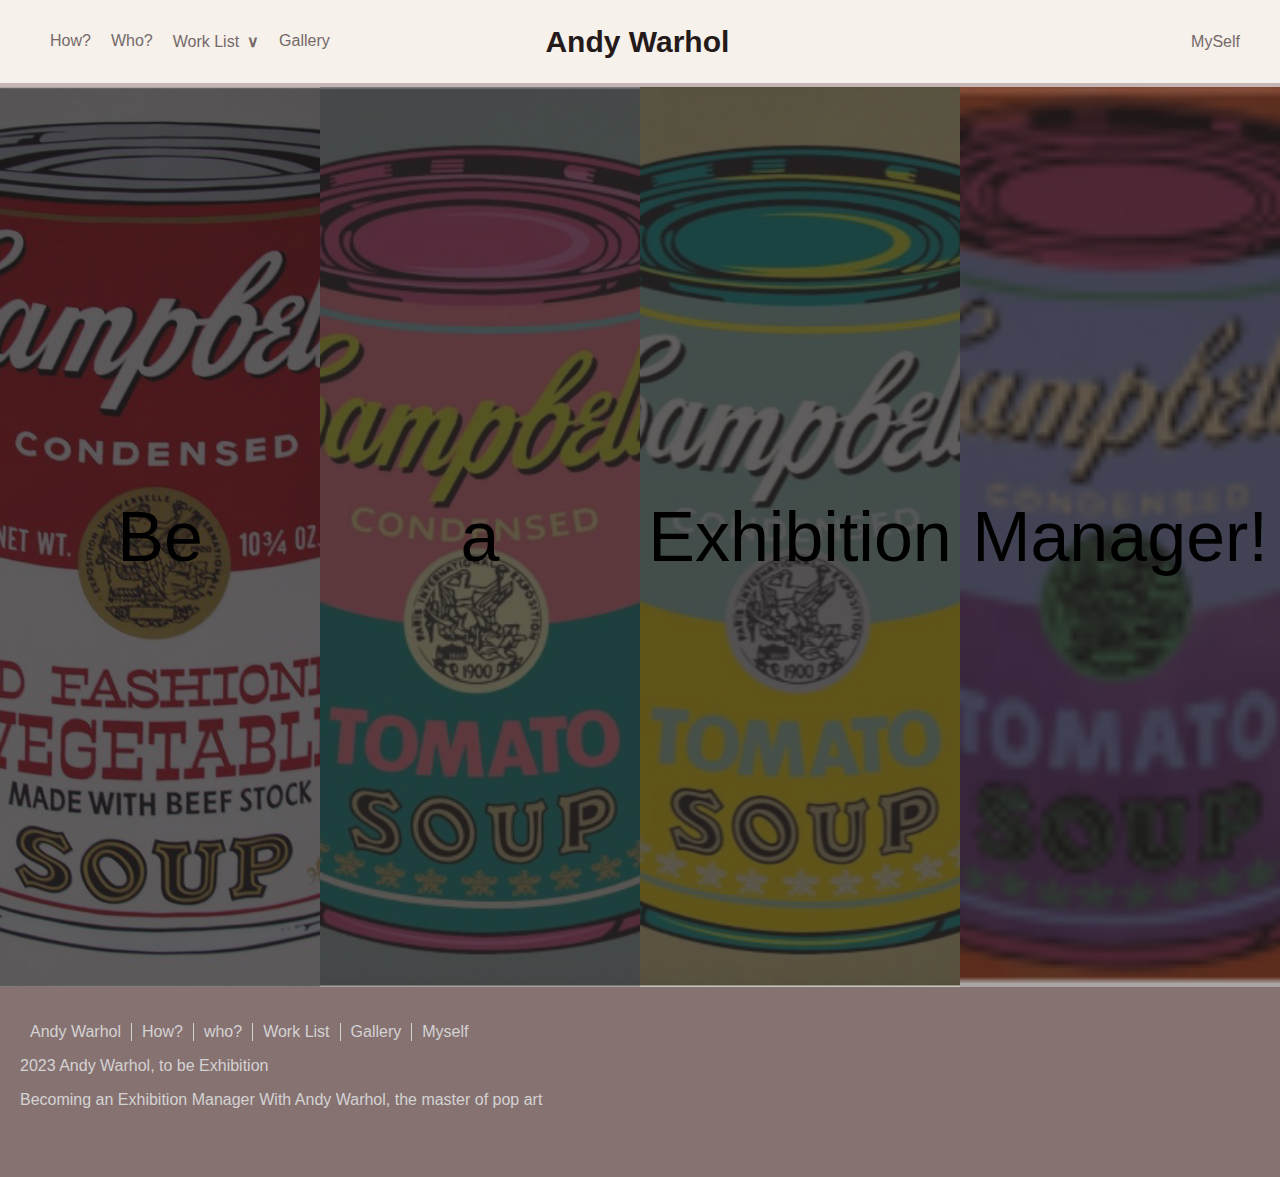
<file: index.html>
<!DOCTYPE html>
<html lang="en">
<head>
    <meta charset="UTF-8">
    <meta http-equiv="X-UA-Compatible" content="IE=edge">
    <meta name="viewport" content="width=device-width, initial-scale=1.0">
    <title>Middle_test</title>
    <link href="style.css" rel="stylesheet">
</head>
<body>
    <header>
        <span class="title">
            <ul>
                <li><a href="mid_test_how.html">How?</a>
                </li>
                <li><a href="mid_test_who.html">Who?</a>
                </li>
                
                <li class="has-menu"><a href="mid_test_work.html">Work List</a>
                    <ul class="sub-menu">
                        <li><a href="mid_test_gallery.html#slide1">Campbell Soup</a></li>
                        <li><a href="mid_test_gallery.html#slide2">Banana</a></li>
                        <li><a href="mid_test_gallery.html#slide3">John Lennon</a></li>
                        <li><a href="mid_test_gallery.html#slide4">Coca-Cola</a></li>
                    </ul>
                </li>
                <li><a href="mid_test_gallery.html">Gallery</a></li>

            </ul>
        </span>
        <span class="logo"><a href="index.html">Andy Warhol</a></span>
        <span class="nav-left"><a href="mid_test_myself.html">MySelf</a></span>
    </header>

    <section id="content1">
        <ul class="card_animation">
            <li>Be</li>
            <li>a</li>
            <li>Exhibition</li>
            <li>Manager!</li>
        </ul>
    </section>
    
    <footer>
        <div id="footer_left">
            <ul>
                <li>Andy Warhol</li>
                <li>How?</li>
                <li>who?</li>
                <li>Work List</li>
                <li>Gallery</li>
                <li>Myself</li>
            </ul>
            <p>2023 Andy Warhol, to be Exhibition</p>
            <p>
                Becoming an Exhibition Manager
                With Andy Warhol, the master of pop art
            </p>
        </div>

        <div id="footer_right">
            <ul>

            </ul>
        </div>
    </footer>
</body>
</html>
</file>
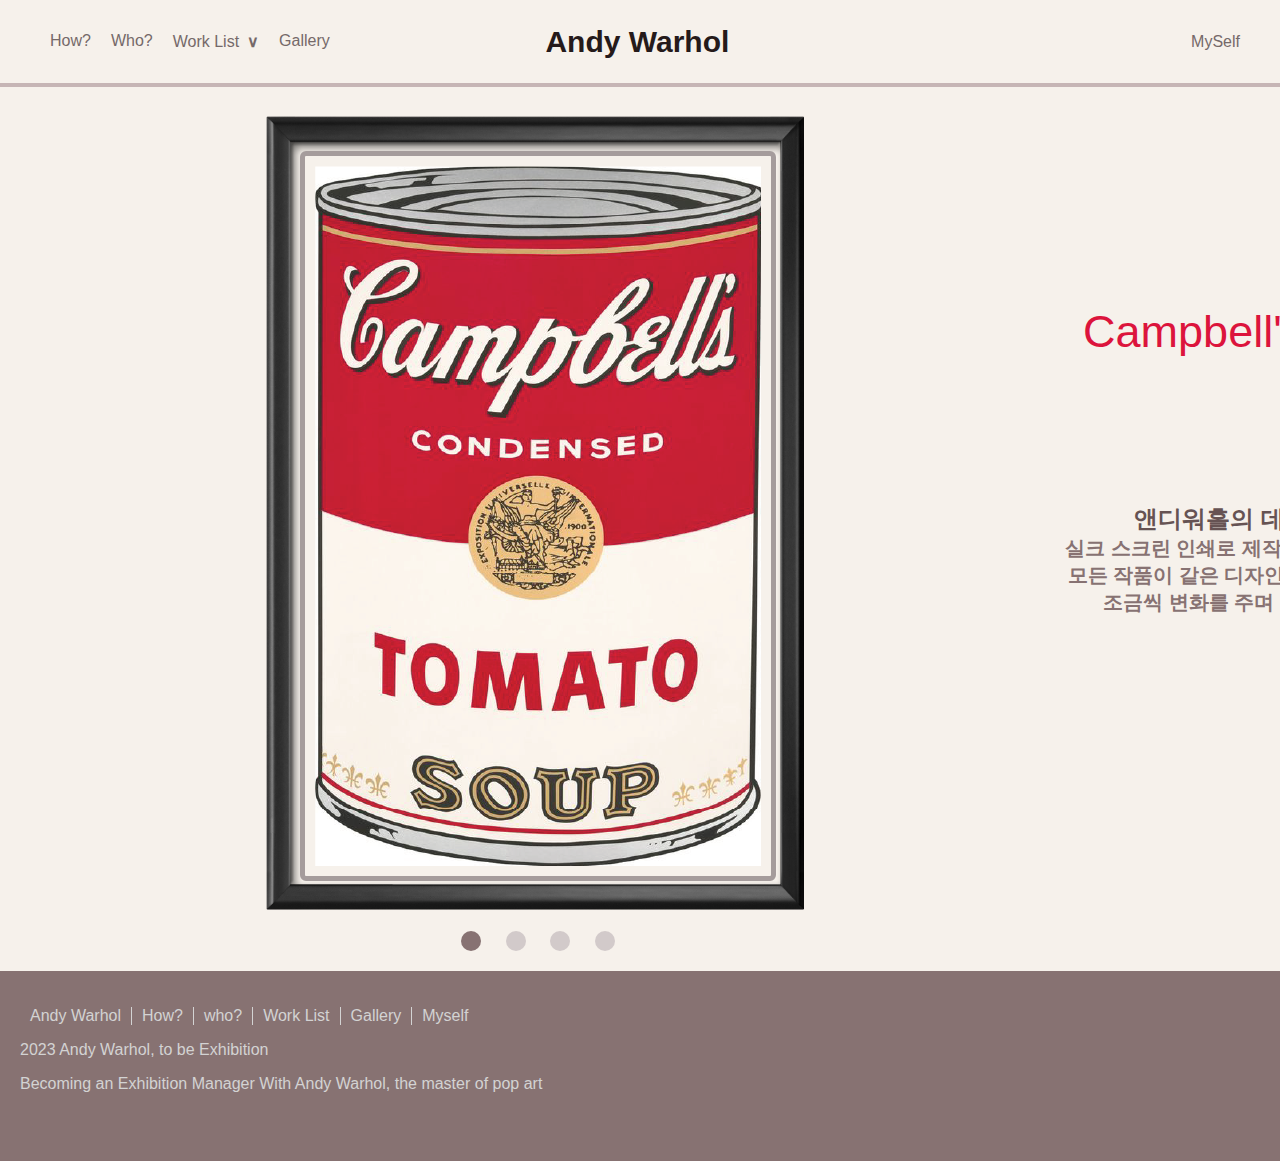
<file: mid_test_gallery.html>
<!DOCTYPE html>
<html lang="en">
<head>
    <meta charset="UTF-8">
    <meta http-equiv="X-UA-Compatible" content="IE=edge">
    <meta name="viewport" content="width=device-width, initial-scale=1.0">
    <title>Middle_test_gallery</title>
    <link href="style_gallery.css" rel="stylesheet">
</head>
<body>
    <header>
        <span class="title">
            <ul>
                <li><a href="mid_test_how.html">How?</a>
                </li>
                <li><a href="mid_test_who.html">Who?</a>
                </li>
                <li class="has-menu"><a href="mid_test_work.html">Work List</a>
                    <ul class="sub-menu">
                        <li><a href="mid_test_gallery.html#slide1:">Campbell Soup</a></li>
                        <li><a href="mid_test_gallery.html#slide2">Banana</a></li>
                        <li><a href="mid_test_gallery.html#slide3">John Lennon</a></li>
                        <li><a href="mid_test_gallery.html#slide4">Coca-Cola</a></li>
                    </ul>
                </li>
                <li><a href="mid_test_gallery.html">Gallery</a></li>

            </ul>
        </span>
        <span class="logo"><a href="index.html">Andy Warhol</a></span>
        <span class="nav-left"><a href="mid_test_myself.html">MySelf</a></span>
    </header>
    <div id="frame"><img src="Image/frame.png" width="620px" height="900px"></div>
    <div id="slider">
        <input type="radio" name="slider" id="slide1" checked>
        <input type="radio" name="slider" id="slide2">
        <input type="radio" name="slider" id="slide3">
        <input type="radio" name="slider" id="slide4">
        <div id="slides">
        <div id="overflow">
            <div class="inner">
                <div class="slide slide_1">
                    <div class="slide-content">
                    <h2>Cambell Soup</h2>
                    </div>
                </div>
                <div class="slide slide_2">
                    <div class="slide-content">
                    <h2>Banana</h2>
                    
                    </div>
                </div>
                <div class="slide slide_3">
                    <div class="slide-content">
                    <h2>John Lennon</h2>
                    </div>
                </div>
                <div class="slide slide_4">
                    <div class="slide-content">
                    <h2>Coca-Cola</h2>
                    </div>
                </div>
            </div>
        </div>
        </div>


        <div id="slider_content">
        <div id="slides_content">
            <div id="overflow_content">
                <div id="inner_content">
                    <div class="slide slide_content_1">
                        <div class="slide-content_content">
                        <p>Campbell's Soup Can</p>
                        <h4><span class="desc">앤디워홀의 데뷔작인 캠벨 스프</span><br/>
                                실크 스크린 인쇄로 제작을 해, 대량 생산이 가능했다.<br/>
                                모든 작품이 같은 디자인으로 제작 되있는 것이 아닌,<br/>
                                조금씩 변화를 주며 여러 버전으로 만들었다.
                        </h4>
                        </div>
                    </div>
                    <div class="slide slide_content_2">
                        <div class="slide-content_content">
                        <p>Banana</p>
                        <h4><span class="desc">1967년 발매된 벨벳 언더그라운드의 데뷔 앨범 커버</span><br/>
                            바나나 또한 실크 스크린 인쇄로 제작을 했다.<br/>
                            LP 커버의 바나나는 껍질을 벗길 수 있는 스티커 형식이며,<br/>
                            스티커를 떼어내면 바나나의 분홍색 속살이 나온다.
                        </h4>
                        </div>
                    </div>                
                    <div class="slide slide_content_3">
                        <div class="slide-content_content">
                        <p>John Lennon</p>
                        <h4><span class="desc">앤디 워홀이 제작한 존 레논의 자켓 디자인</span><br/>
                            앤디 워홀은 존 레논의 얼굴을 팝 아트의 스타일로 그렸디.<br/>
                            존 레논의 얼굴을 큰 화면에 그리고,<br/>
                            색상을 강조하여 미국문화와 대중문화의 상징적인 인물로 표현했습니다.
                        </h4>
                        </div>
                    </div>                
                    <div class="slide slide_content_4">
                        <div class="slide-content_content">
                        <p>Green Coca-Cola Bottles</p>
                        <h4><span class="desc">코카콜라병의 아이코닉한 디자인을 강조</span><br/>
                            대중문화의 상징적인 제품인 코카콜라를 예술 작품으로서 재해석한 것으로, <br/>
                            팝 아트의 대표작 중 하나로 평가받고 있다.<br/>
                            대중문화와 예술이 상호작용할 수 있는 방법을 탐구한 결과물로 평가받는다.
                        </h4>
                        </div>
                    </div>
                </div>
            </div>
        </div>
    </div>

        
        
        
        
        
        <div id="controls">
        <label for="slide1"></label>
        <label for="slide2"></label>
        <label for="slide3"></label>
        <label for="slide4"></label>
        </div>
        <div id="bullets">
        <label for="slide1"></label>
        <label for="slide2"></label>
        <label for="slide3"></label>
        <label for="slide4"></label>
        </div>
    </div>
    <footer>
        <div id="footer_left">
            <ul>
                <li>Andy Warhol</li>
                <li>How?</li>
                <li>who?</li>
                <li>Work List</li>
                <li>Gallery</li>
                <li>Myself</li>
            </ul>
            <p>2023 Andy Warhol, to be Exhibition</p>
            <p>
                Becoming an Exhibition Manager
                With Andy Warhol, the master of pop art
            </p>
        </div>

        <div id="footer_right">
            <ul>

            </ul>
        </div>
    </footer>
</body>
</html>
</file>
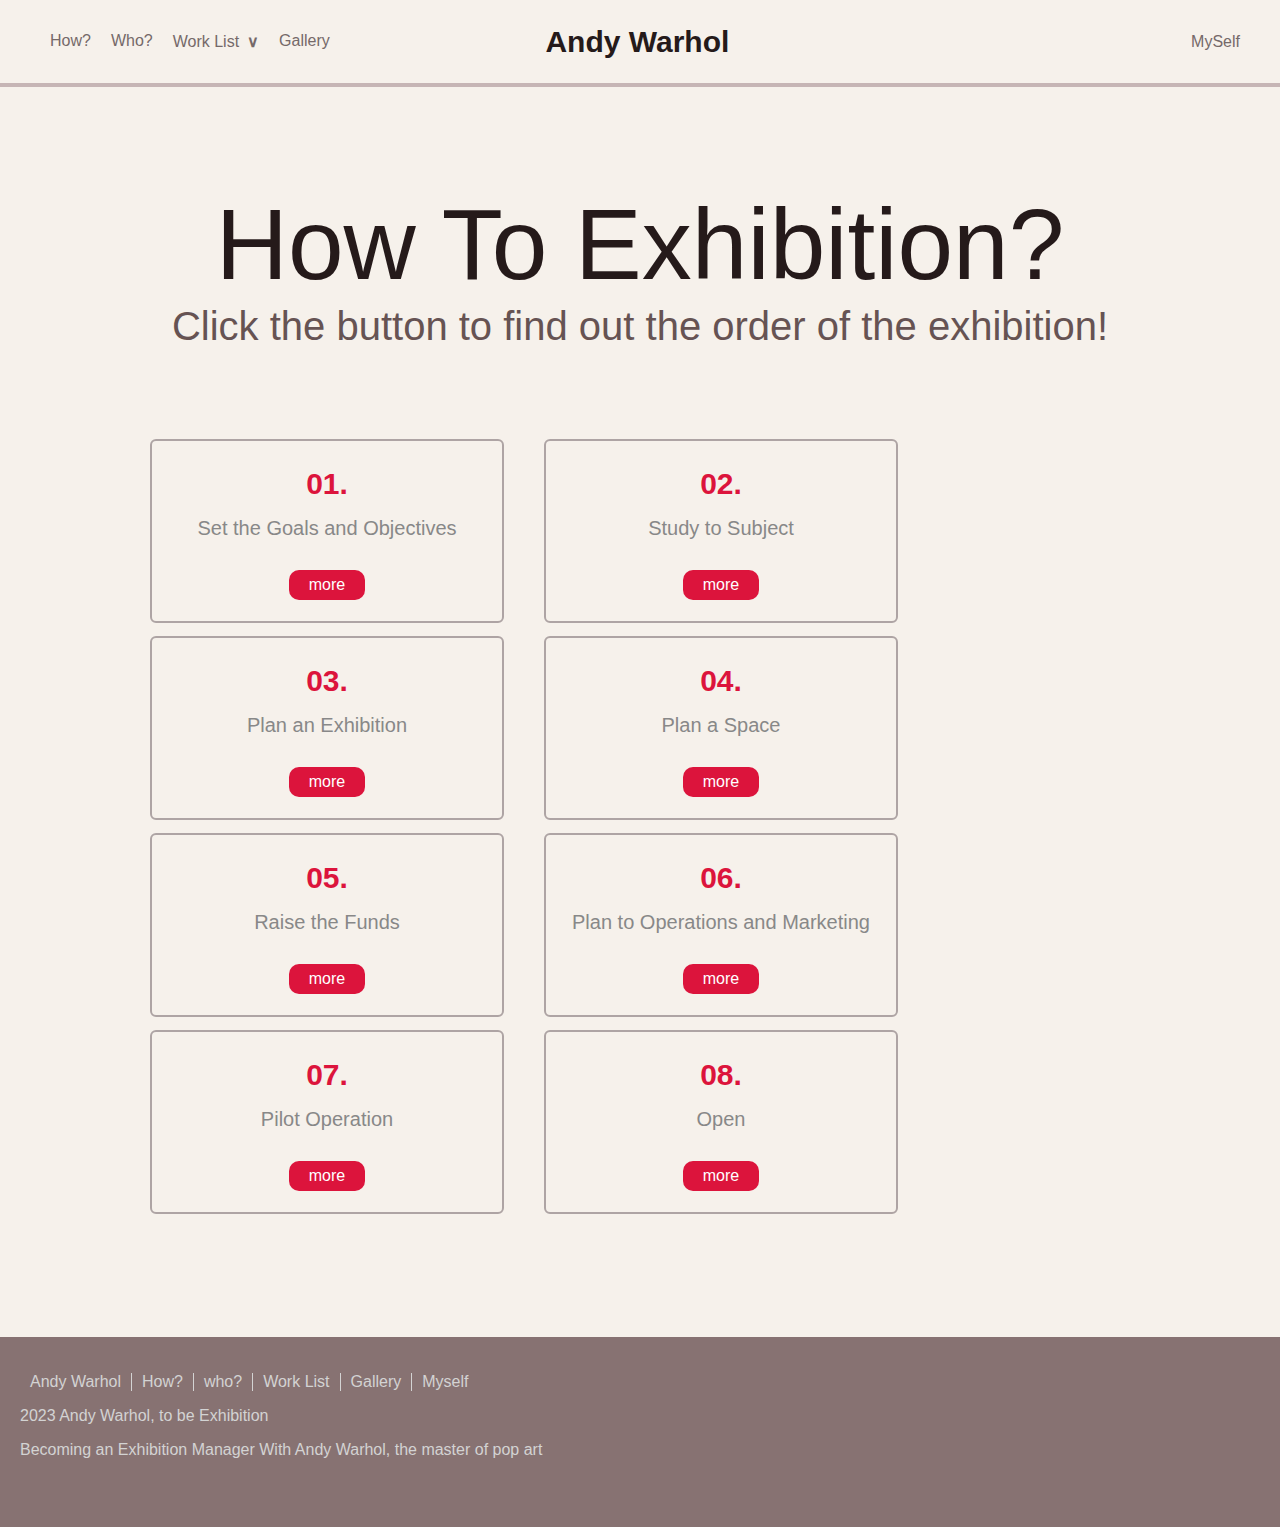
<file: mid_test_how.html>
<!DOCTYPE html>
<html lang="en">
<head>
    <meta charset="UTF-8">
    <meta http-equiv="X-UA-Compatible" content="IE=edge">
    <meta name="viewport" content="width=device-width, initial-scale=1.0">
    <title>Middle_test_how</title>
    <link href="style_how.css" rel="stylesheet">

</head>
<body>
    <header>
        <span class="title">
            <ul>
                <li><a href="mid_test_how.html">How?</a>
                </li>
                <li><a href="mid_test_who.html">Who?</a>
                </li>
                <li class="has-menu"><a href="mid_test_work.html">Work List</a>
                    <ul class="sub-menu">
                        <li><a href="mid_test_gallery.html#slide1">Campbell Soup</a></li>
                        <li><a href="mid_test_gallery.html#slide2">Banana</a></li>
                        <li><a href="mid_test_gallery.html#slide3">John Lennon</a></li>
                        <li><a href="mid_test_gallery.html#slide4">Coca-Cola</a></li>
                    </ul>
                </li>
                <li><a href="mid_test_gallery.html">Gallery</a></li>

            </ul>
        </span>
        <span class="logo"><a href="index.html">Andy Warhol</a></span>
        <span class="nav-left"><a href="mid_test_myself.html">MySelf</a></span>
    </header>


    <section id="content1">
        <h1>How To Exhibition?</h1>
        <h2>Click the button to find out the order of the exhibition!</h2>
    </section>
    <section id="content2">
        <div id="card">
            <ul class="item">
                <li class="subject">01.</li>
                <li class="comment">Set the Goals and Objectives</li>
                <li class="price">
                    <input type="checkbox" id="popup">
                    <label for="popup">more</label>
                    <div id="pop">
                        <div>
                            <div><span>목표와 목적 설정</span><br/><br/><br/>
                                박물관을 만드는 이유와 목적을 설정<br/>
                                박물관의 주제를 선정하고 관람객들에게 전달하고자 하는 메시지와 교육적 목표를 설정
                            </div>
                            <label for="popup"></label>
                        </div>
                    <label for="popup"></label>
                    </div>
                </li>
            </ul>
            <ul class="item">
                <li class="subject">02.</li>
                <li class="comment">Study to Subject</li>
                <li class="price">
                    <input type="checkbox" id="popup2">
                    <label for="popup2">more</label>
                    <div id="pop">
                        <div>
                            <div><span>대상 연구</span><br/><br/><br/>
                                박물관에서 전시할 적합한 대상을 찾기 위해 조사를 진행<br/>
                                주제와 연관된 특정 시기나 지역, 인물 등의 대상을 선정하여 대상의 정보 수집                            
                            </div>
                            <label for="popup2"></label>
                        </div>
                    <label for="popup2"></label>
                    </div>
                </li>
            </ul>
            <ul class="item">
                <li class="subject">03.</li>
                <li class="comment">Plan an Exhibition</li>
                <li class="price">
                    <input type="checkbox" id="popup3">
                    <label for="popup3">more</label>
                    <div id="pop">
                        <div>
                            <div><span>전시 계획</span><br/><br/><br/>
                                박물관에서 전시할 내용을 계획<br/>
                                대상과 연관된 다양한 정보를 수집하여 전시물의 종류와 크기, 배치 등을 계획                            
                            </div>
                            <label for="popup3"></label>
                        </div>
                    <label for="popup3"></label>
                    </div>
                </li>
            </ul>
            <ul class="item">
                <li class="subject">04.</li>
                <li class="comment">Plan a Space</li>
                <li class="price">
                    <input type="checkbox" id="popup4">
                    <label for="popup4">more</label>
                    <div id="pop">
                        <div>
                            <div><span>공간 계획</span><br/><br/><br/>
                                전시물의 내용과 종류에 맞게 공간을 계획<br/>
                                전시물의 배치와 크기, 관람객들의 이동 경로 등을 고려                            
                            </div>
                            <label for="popup4"></label>
                        </div>
                    <label for="popup4"></label>
                    </div>
                </li>
            </ul>
            <ul class="item">
                <li class="subject">05.</li>
                <li class="comment">Raise the Funds</li>
                <li class="price">
                    <input type="checkbox" id="popup5">
                    <label for="popup5">more</label>
                    <div id="pop">
                        <div>
                            <div><span>자금 조달</span><br/><br/><br/>
                                박물관 구축에 필요한 자금을 조달<br/>
                                정부, 재단, 기업 등과 같은 기관과 협력하여 자금을 조달하거나, 기부금을 모집하는 방법을 활용                            
                            </div>
                            <label for="popup5"></label>
                        </div>
                    <label for="popup5"></label>
                    </div>
                </li>
            </ul>
            <ul class="item">
                <li class="subject">06.</li>
                <li class="comment">Plan to Operations and Marketing </li>
                <li class="price">
                    <input type="checkbox" id="popup6">
                    <label for="popup6">more</label>
                    <div id="pop">
                        <div>
                            <div><span>운영 및 마케팅 계획</span><br/><br/><br/>
                                박물관 운영에 필요한 인력과 시설, 시스템 등을 계획<br/>
                                마케팅 전략을 수립하여 효과적인 홍보와 마케팅을 통해 관람객들의 방문을 유도
                            </div>
                            <label for="popup6"></label>
                        </div>
                    <label for="popup6"></label>
                    </div>
                </li>
            </ul>
            <ul class="item">
                <li class="subject">07.</li>
                <li class="comment">Pilot Operation</li>
                <li class="price">
                    <input type="checkbox" id="popup7">
                    <label for="popup7">more</label>
                    <div id="pop">
                        <div>
                            <div><span>시범 운영</span><br/><br/><br/>
                                박물관의 시범 운영을 진행<br/>
                                그동안 찾지 못했던 문제점을 파악하고 보완                            
                            </div>
                            <label for="popup7"></label>
                        </div>
                    <label for="popup7"></label>
                    </div>
                </li>
            </ul>
            <ul class="item">
                <li class="subject">08.</li>
                <li class="comment">Open</li>
                <li class="price">
                    <input type="checkbox" id="popup8">
                    <label for="popup8">more</label>
                    <div id="pop">
                        <div>
                            <div><span>오픈</span><br/><br/><br/>
                                최종적으로 박물관을 개관하고 운영
                            </div>
                            <label for="popup8"></label>
                        </div>
                    <label for="popup8"></label>
                    </div>
                </li>
            </ul>
        </div>
    </section>

    <footer>
        <div id="footer_left">
            <ul>
                <li>Andy Warhol</li>
                <li>How?</li>
                <li>who?</li>
                <li>Work List</li>
                <li>Gallery</li>
                <li>Myself</li>
            </ul>
            <p>2023 Andy Warhol, to be Exhibition</p>
            <p>
                Becoming an Exhibition Manager
                With Andy Warhol, the master of pop art
            </p>
        </div>

        <div id="footer_right">
            <ul>

            </ul>
        </div>
    </footer>
</body>
</html>
</file>
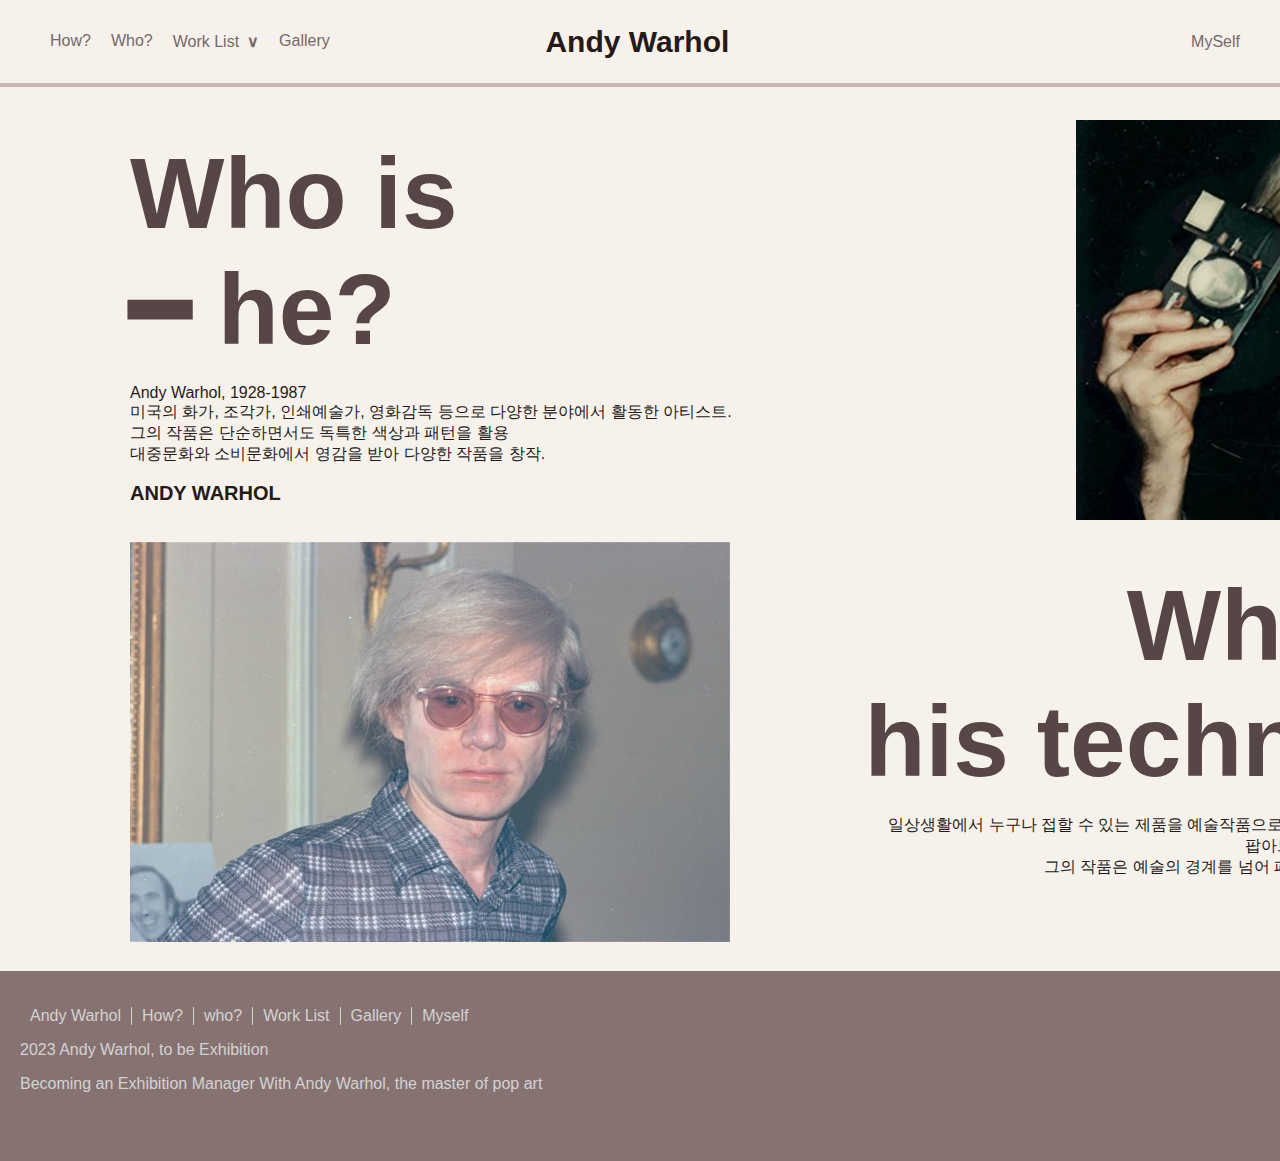
<file: mid_test_who.html>
<!DOCTYPE html>
<html lang="en">
<head>
    <meta charset="UTF-8">
    <meta http-equiv="X-UA-Compatible" content="IE=edge">
    <meta name="viewport" content="width=device-width, initial-scale=1.0">
    <title>Middle_test_who</title>
    <link href="style_who.css" rel="stylesheet">
</head>
<body>
    <header>
        <span class="title">
            <ul>
                <li><a href="mid_test_how.html">How?</a>
                </li>
                <li><a href="mid_test_who.html">Who?</a>
                </li>
                <li class="has-menu"><a href="mid_test_work.html">Work List</a>
                    <ul class="sub-menu">
                        <li><a href="mid_test_gallery.html#slide1">Campbell Soup</a></li>
                        <li><a href="mid_test_gallery.html#slide2">Banana</a></li>
                        <li><a href="mid_test_gallery.html#slide3">John Lennon</a></li>
                        <li><a href="mid_test_gallery.html#slide4">Coca-Cola</a></li>
                    </ul>
                </li>
                <li><a href="mid_test_gallery.html">Gallery</a></li>

            </ul>
        </span>
        <span class="logo"><a href="index.html">Andy Warhol</a></span>
        <span class="nav-left"><a href="mid_test_myself.html">MySelf</a></span>
    </header>
    
    <section id="content1">
        <div id="text">
            <h1 id="title">Who is 
                <br/>
                ━ he?</h1>
            <p>Andy Warhol, 1928-1987<br/>
                미국의 화가, 조각가, 인쇄예술가, 영화감독 등으로 다양한 분야에서 활동한 아티스트.<br/>
                그의 작품은 단순하면서도 독특한 색상과 패턴을 활용    <br/>
                대중문화와 소비문화에서 영감을 받아 다양한 작품을 창작.</p>
            <h2 id="bottom"><span id="andy"> ANDY WARHOL</span></h2>
        </div>

            <img src="Image/face1.jpg" width="600px" height="400px">

    </section>
    <section id="content2">
        <img src="Image/Face2.jpg" width="600px" height="400px">
        <div id="text">
            <h1 id="title">What is ━ 
                <br/>
                his technique?</h1>
            <p>
                일상생활에서 누구나 접할 수 있는 제품을 예술작품으로 영감을 받아 다양한 시리즈 작품을 제작.<br/>
                팝아트(Pop Art) 운동을 대표하는 인물 중 하나<br/>
                그의 작품은 예술의 경계를 넘어 패션, 음악, 영화 등의 분야에서도 큰 영향.</p>
                <input type="checkbox" id="popup">
                <label for="popup">POP ART</label>
                <div id="pop">
                    <div id="pop">
                        <div><span>what is "POP ART"?</span><br/><br/><br/>
                            1950년대 후반부터 1960년대에 발생한 미술 운동으로,<br/>
                            일상적인 대중문화 속에서 찾아낸 소재들을 미술 작품의 주요 소재로 삼은 것이 특징 <br/>
                            전통적인 미술에서는 그리는 대상으로 삼지 않았던 <br/>
                            대중문화 산업의 광고, 제품 디자인, 만화, 선전 포스터 등을 활용하여 다양한 작품 제작
                        </div>
                        <label for="popup"></label>
                    </div>
                <label for="popup"></label>
                </div>
        </div>

            

    </section>


    <footer>
        <div id="footer_left">
            <ul>
                <li>Andy Warhol</li>
                <li>How?</li>
                <li>who?</li>
                <li>Work List</li>
                <li>Gallery</li>
                <li>Myself</li>
            </ul>
            <p>2023 Andy Warhol, to be Exhibition</p>
            <p>
                Becoming an Exhibition Manager
                With Andy Warhol, the master of pop art
            </p>
        </div>

        <div id="footer_right">
            <ul>

            </ul>
        </div>
    </footer>
</body>
</html>
</file>
<file: style.css>
@import url('https://fonts.googleapis.com/css2?family=Open+Sans:ital,wght@0,300;0,400;0,500;0,600;0,700;1,300;1,400;1,500;1,600&display=swap');


body{
    background-color: rgb(246, 241, 235);
    min-width: 1000px;
    max-width: 1920px;
    margin:0px auto;
    font-family:Verdana, Geneva, Tahoma, sans-serif;
}
header{
    display: flex;
    justify-content: space-between;
    align-items: center;
    border-bottom: 4px solid #c6b5b5;
}
.title {
    text-align: left;
}
.logo {
text-align: center;
align-items: center;

}
.logo a{
    text-decoration: none;
    font-size: 30px;
font-weight: bold;
color: #251a1a;
}
.logo a:hover{
    color: #251a1a;
}
.nav-left {
text-align: right;
}
header span{
    display: inline-block;
}
.logo img{
    display: inline-block;
    height: 40px;
    width: auto;
}
header ul{
    list-style: none;
    display: flex;
}
.title{
    display: flex;
    list-style: none;
}
.title a{
    color: rgb(117, 105, 105);
    display: inline-block;
    margin: 1rem;     
    margin-left: 10px;     
    margin-right: 10px;  
    text-decoration: none;

}
.title a:hover{
    text-decoration: underline;
    color: #251a1a;
}
.sub-menu{
    position: absolute;
    top: 45px;
    left: 0px;
    list-style: none;
}
.sub-menu a{
    margin: 1px;
    padding: 8px;
    width: 140px;
    background: #665353;
    color: rgb(246, 241, 235);
    border-radius: 4px;
}
.sub-menu :hover{
    background-color: rgb(246, 241, 235);
}
.has-menu{
    position: relative;
}
.has-menu > a::after{
    font-family:'Gill Sans', 'Gill Sans MT', Calibri, 'Trebuchet MS', sans-serif;
    font-weight: 900;
    content: "∨";
    margin-left: .5rem;
}
.has-menu .sub-menu{
    display: none;
}
.has-menu:hover .sub-menu{
    display: block;
}
.nav-left {
    display: flex; /* flex로 지정 */
    justify-content: flex-end; /* 오른쪽 정렬 */  
    right: 0;
    width: 345px;
}
.nav-left a{
    text-align: right;
    color: rgb(117, 105, 105);
    display: flex;
    margin: 0;
    padding: 0;
    margin-left: 30px;     
    margin-right: 40px;  
    text-decoration: none;
}
.nav-left :hover{
    text-decoration: underline;
    color: #251a1a;
}


.card_animation{
    padding: 0;
    margin: 0;
}
#content1 .card_animation{
    display: flex;
    font-family:Impact, Haettenschweiler, 'Arial Narrow Bold', sans-serif;
}
.card_animation li{
    list-style: none;
    flex: 1;
    height: 100vh;
    text-align: center;
    line-height: 100vh;
    font-size: 70px;
    transition: all .5s;
}
.card_animation li:hover{
    flex: 1.4;
    color: white;
    font-size: 150px;
}
.card_animation li:not(:hover){
    flex: 0.9;
}
.card_animation li:nth-child(1){
    background: url(Image/Asset\ 1.png) no-repeat center / cover;
}
.card_animation li:nth-child(1):hover{
    background: url(Image/Campbell_1.jpg) no-repeat center / cover;
}

.card_animation li:nth-child(2){
    background: url(Image/Asset\ 2.png) no-repeat center / cover;
}
.card_animation li:nth-child(2):hover{
    background: url(Image/Campbell_03.jpg) no-repeat center / cover;
}

.card_animation li:nth-child(3){
    background: url(Image/Asset\ 3.png) no-repeat center / cover;
}
.card_animation li:nth-child(3):hover{
    background: url(Image/Campbell_04.jpg) no-repeat center / cover;
}

.card_animation li:nth-child(4){
    background: url(Image/Asset\ 4.png) no-repeat center / cover;
}
.card_animation li:nth-child(4):hover{
    background: url(Image/Campbell_07.jpg) no-repeat center / cover;
}


footer{
    background-color: #877272;
    color:lightgray;
    padding:20px;
    margin: 0px;
    height: 150px;
}
#footer_left>ul{
    display: flex;
    padding: 0px;
}
#footer_left>ul>li{
    list-style: none;
    padding: 0px 10px;
    border-right: solid 1px lightgray;
}
#footer_left>ul>li:last-child{
    border: none;
}
#footer_right{
    margin-left: auto;
}
#footer_right>ul{
    display: flex;
}
#footer_right>ul>li{
    list-style: none;
    padding: 0px 5px;
}
footer{
    display: flex;
}
</file>
<file: style_gallery.css>
@import url('https://fonts.googleapis.com/css2?family=Open+Sans:ital,wght@0,300;0,400;0,500;0,600;0,700;1,300;1,400;1,500;1,600&display=swap');

body{
    background-color: rgb(246, 241, 235);
    min-width: 1000px;
    max-width: 1920px;
    margin:0px auto;
    font-family:Verdana, Geneva, Tahoma, sans-serif;
}
header{
    display: flex;
    justify-content: space-between;
    align-items: center;
    border-bottom: 4px solid #c6b5b5;
}
.title {
    text-align: left;
}
.logo {
text-align: center;
align-items: center;
}
.nav-left {
text-align: right;
}
header span{
    display: inline-block;
}
.logo img{
    display: inline-block;
    height: 40px;
    width: auto;
}
.logo a{
    text-decoration: none;
    font-size: 30px;
font-weight: bold;
color: #251a1a;
}
.logo a:hover{
    color: #251a1a;
}
header ul{
    list-style: none;
    display: flex;
}
.title{
    display: flex;
    list-style: none;
}
.title a{
    color: rgb(117, 105, 105);
    display: inline-block;
    margin: 1rem;     
    margin-left: 10px;     
    margin-right: 10px;  
    text-decoration: none;

}
.title a:hover{
    text-decoration: underline;
    color: #251a1a;
}
.sub-menu{
    position: absolute;
    top: 45px;
    left: 0px;
    list-style: none;
    z-index: 4;
    position: absolute;
}
.sub-menu a{
    margin: 1px;
    padding: 8px;
    width: 140px;
    background: #665353;
    color: rgb(246, 241, 235);
    border-radius: 4px;
}
.sub-menu :hover{
    background-color: rgb(246, 241, 235);
}
.has-menu{
    position: relative;
}
.has-menu > a::after{
    font-family:'Gill Sans', 'Gill Sans MT', Calibri, 'Trebuchet MS', sans-serif;
    font-weight: 900;
    content: "∨";
    margin-left: .5rem;
}
.has-menu .sub-menu{
    display: none;
}
.has-menu:hover .sub-menu{
    display: block;
}
.nav-left {
    display: flex; /* flex로 지정 */
    justify-content: flex-end; /* 오른쪽 정렬 */  
    right: 0;
    width: 345px;
}
.nav-left a{
    text-align: right;
    color: rgb(117, 105, 105);
    display: flex;
    margin: 0;
    padding: 0;
    margin-left: 30px;     
    margin-right: 40px;  
    text-decoration: none;
}
.nav-left :hover{
    text-decoration: underline;
    color: #251a1a;
}



#frame{
    display: inline-block;
    margin-left: 220px;
    margin-top: -20px;
    z-index: 2;
}

#slider {
    margin: 30px auto;
    margin-top: -820px;
    margin-left: 300px;
    margin-bottom: 50px;
    width: 476px;
    max-width: 100%;
    text-align: center;
    z-index: 1;
    position: absolute;
    
}
#slider_content {
    margin-top: 30px;
    margin-bottom: 50px;
    width: 476px;
    top: -100px;
    left: 100px;
    max-width: 100%;
    text-align: center;
    z-index: 0;
    position: absolute;
    
}


#slider input[type=radio] {
    display: none;
}
#slider label {
    cursor:pointer;
    text-decoration: none;
}
#slides {
    padding: 10px;
    border: 5px solid #a59c9c;
    border-radius: 6px;
    background: rgb(246, 241, 235);
    position: relative;
    z-index: 10;
}
#slides_content {
    width: 820px;
    height: 700px;
    top: 80px;
    left: 500px;
    color: #c6b5b5;
    position: relative;
    z-index: 1;
    white-space: nowrap;
    overflow: hidden;
}

#overflow {
    width: 100%;
    overflow: hidden;
}
#overflow_content {
    width: 100%;
}


#slide1:checked ~ #slides .inner {
    margin-left: 0;
}
#slide2:checked ~ #slides .inner {
    margin-left: -100%;
}
#slide3:checked ~ #slides .inner {
    margin-left: -200%;
}
#slide4:checked ~ #slides .inner {
    margin-left: -300%;
}
#slide1:checked ~ #slider_content #overflow_content{
    margin-left: 0;
    z-index: 0;
}
#slide2:checked ~ #slider_content #overflow_content{
    margin-left: -98%;
}
#slide3:checked ~ #slider_content #overflow_content{
    margin-left: -196.5%;
}
#slide4:checked ~ #slider_content #overflow_content{
    margin-left: -295%;
}

#slides .inner {
    transition: margin-left 800ms cubic-bezier(0.770, 0.000, 0.175, 1.000);
    width: 400%;
    line-height: 0;
    height: 700px;
}
#slides_content .inner_content {
    transition: margin-left 800ms cubic-bezier(0.770, 0.000, 0.175, 1.000);
    width: 400%;
    line-height: 0;
    height: 700px;
}

#slides .slide {
    width: 25%;
    float:left;
    display: flex;
    height: 100%;
    color: #fff;
}
#slides_content p {
    display: inline-block; /* 추가 */
    vertical-align: top;
    height: 100%;
    z-index: 0;
    padding-top: 100px;
    font-size: 45px;
    font-family: Impact, Haettenschweiler, 'Arial Narrow Bold', sans-serif;
    color: crimson;
}
#slides_content h4 {
    margin-top: 100px;
    font-size: 20px;
    color: #877272;
}
.desc{
    font-size: 24px;
    color: #665353;
    background: linear-gradient(to right, rgba(255,255,255,0) 50%, goldenrod 50%);
    transition: .35s;
    background-size: 200%;

}
.desc:hover{
    background-position: -100% 0;

}

#slides .slide_1 {
    background-image: url(Image/Asset\ 29.png);
}
#slides .slide_2 {
    background-image: url(Image/Asset\ 26.png);
}
#slides .slide_3 {
    background-image: url(Image/Asset\ 27.png);
}
#slides .slide_4 {
    background-image: url(Image/Asset\ 28.png);
}
#slides_content .slide_content_1 {
    height: 700px;
    width: 800px;
    display: inline-block; /* 추가 */
    vertical-align: top;
    z-index: 0;

}
#slides_content .slide_content_2{
    height: 700px;
    width: 800px;

    display: inline-block; /* 추가 */
    vertical-align: top;
}
#slides_content .slide_content_3 {
    height: 700px;
    width: 800px;

    display: inline-block; /* 추가 */
    vertical-align: top;
}
#slides_content .slide_content_4 {
    height: 700px;
    width: 800px;

    display: inline-block; /* 추가 */
    vertical-align: top;
}




/**/

/**/

#controls {
    margin: -180px 0 0 0;
    width: 100%;
    height: 50px;
    z-index: 3;
    position: relative;
}
#controls label {
    transition: opacity 0.2s ease-out;
    display: none;
    width: 50px;
    height: 50px;
    opacity: .4;
}
#controls label:hover {
    opacity: 1;
}
#slide1:checked ~ #controls label:nth-child(2),
#slide2:checked ~ #controls label:nth-child(3),
#slide3:checked ~ #controls label:nth-child(4),
#slide4:checked ~ #controls label:nth-child(1) {
    background: url(https://image.flaticon.com/icons/svg/130/130884.svg) no-repeat;
    float:right;
    margin: 0 -50px 0 0;
    display: block;
}
#slide1:checked ~ #controls label:nth-last-child(2),
#slide2:checked ~ #controls label:nth-last-child(3),
#slide3:checked ~ #controls label:nth-last-child(4),
#slide4:checked ~ #controls label:nth-last-child(1) {
    background: url(https://image.flaticon.com/icons/svg/130/130882.svg) no-repeat;
    float:left;
    margin: 0 0 0 -50px;
    display: block;
}




#bullets {
    margin: 180px 0  0;
    margin-bottom: -30px;
    text-align: center;
}
#bullets label {
    display: inline-block;
    width: 20px;
    height: 20px;
    border-radius:100%;
    background: #d2caca;
    margin: 0 10px;
}
#slide1:checked ~ #bullets label:nth-child(1),
#slide2:checked ~ #bullets label:nth-child(2),
#slide3:checked ~ #bullets label:nth-child(3),
#slide4:checked ~ #bullets label:nth-child(4) {
    background: #877272;
}
@media screen and (max-width: 900px) {
    #slide1:checked ~ #controls label:nth-child(2),
    #slide2:checked ~ #controls label:nth-child(3),
    #slide3:checked ~ #controls label:nth-child(4),
    #slide4:checked ~ #controls label:nth-child(1),
    #slide1:checked ~ #controls label:nth-last-child(2),
    #slide2:checked ~ #controls label:nth-last-child(3),
    #slide3:checked ~ #controls label:nth-last-child(4),
    #slide4:checked ~ #controls label:nth-last-child(1) {
    margin: 0;
    }
    #slides {
    max-width: calc(100% - 140px);
    margin: 0 auto;
    }
}


.slide {
    position: relative;
    overflow: hidden;
}

.slide:hover .slide-content {
    opacity: 1;
}

.slide-content {
    width: 450px;
    height: 700px;
    position: absolute;
    top: 50%;
    left: 50%;
    transform: translate(-50%, -50%);
    text-align: center;
    opacity: 0;
    transition: opacity 0.3s ease-in-out;
    background-color: rgba(45, 42, 42, 0.6);
    color: #fff;
    padding: 20px;
}

.slide-content h2{
    font-family: Impact, Haettenschweiler, 'Arial Narrow Bold', sans-serif;
    margin-top: 350px;
    font-weight: lighter;
}


/**/





footer{
    background-color: #877272;
    color:lightgray;
    padding:20px;
    margin: 0px;
    height: 150px;
}
#footer_left>ul{
    display: flex;
    padding: 0px;
}
#footer_left>ul>li{
    list-style: none;
    padding: 0px 10px;
    border-right: solid 1px lightgray;
}
#footer_left>ul>li:last-child{
    border: none;
}
#footer_right{
    margin-left: auto;
}
#footer_right>ul{
    display: flex;
}
#footer_right>ul>li{
    list-style: none;
    padding: 0px 5px;
}
footer{
    display: flex;
}
</file>
<file: style_how.css>
@import url('https://fonts.googleapis.com/css2?family=Open+Sans:ital,wght@0,300;0,400;0,500;0,600;0,700;1,300;1,400;1,500;1,600&display=swap');
@import url('https://fonts.googleapis.com/css2?family=Open+Sans:ital,wght@0,300;0,400;0,500;0,600;0,700;1,300;1,400;1,500;1,600&display=swap');
body{
    background-color: rgb(246, 241, 235);
    min-width: 1000px;
    max-width: 1920px;
    margin:0px auto;
    font-family:Verdana, Geneva, Tahoma, sans-serif;
}
header{
    display: flex;
    justify-content: space-between;
    align-items: center;
    border-bottom: 4px solid #c6b5b5;
}
.logo {
text-align: center;
align-items: center;
}
.nav-left {
text-align: right;
}
header span{
    display: inline-block;
}
.logo img{
    display: inline-block;
    height: 40px;
    width: auto;
}
.logo a{
    text-decoration: none;
    font-size: 30px;
font-weight: bold;
color: #251a1a;
}
.logo a:hover{
    color: #251a1a;
}
header ul{
    list-style: none;
    display: flex;
}
.title{
    display: flex;
    list-style: none;
    text-align: left;
}
.title a{
    color: rgb(117, 105, 105);
    display: inline-block;
    margin: 1rem;     
    margin-left: 10px;     
    margin-right: 10px;  
    text-decoration: none;

}
.title a:hover{
    text-decoration: underline;
    color: #251a1a;
}
.sub-menu{
    position: absolute;
    top: 45px;
    left: 0px;
    list-style: none;
}
.sub-menu a{
    margin: 1px;
    padding: 8px;
    width: 140px;
    background: #665353;
    color: rgb(246, 241, 235);
    border-radius: 4px;
}
.sub-menu :hover{
    background-color: rgb(246, 241, 235);
}
.has-menu{
    position: relative;
}
.has-menu > a::after{
    font-family:'Gill Sans', 'Gill Sans MT', Calibri, 'Trebuchet MS', sans-serif;
    font-weight: 900;
    content: "∨";
    margin-left: .5rem;
}
.has-menu .sub-menu{
    display: none;
}
.has-menu:hover .sub-menu{
    display: block;
}
.nav-left {
    display: flex; /* flex로 지정 */
    justify-content: flex-end; /* 오른쪽 정렬 */  
    right: 0;
    width: 345px;
}
.nav-left a{
    text-align: right;
    color: rgb(117, 105, 105);
    display: flex;
    margin: 0;
    padding: 0;
    margin-left: 30px;     
    margin-right: 40px;  
    text-decoration: none;
}
.nav-left :hover{
    text-decoration: underline;
    color: #251a1a;
}


body h1{
    margin-top: 100px;
    text-align: center;
    font-size: 100px;
    color: #251a1a;
    font-weight: lighter;
    font-family: Impact, Haettenschweiler, 'Arial Narrow Bold', sans-serif;
}
body h2{
    margin-top: -65px;
    margin-bottom: 200px;
    text-align: center;
    font-size: 40px;
    color: #665353;
    font-weight: lighter;
    font-family: Impact, Haettenschweiler, 'Arial Narrow Bold', sans-serif;
}
ul{
    list-style-type: none;
}
#card{
    margin-top: 80px;
    margin-bottom: 80px;
    margin-left: 130px;
    padding: 0;
    font-family: Impact, Haettenschweiler, 'Arial Narrow Bold', sans-serif;
}
#card .item{
    margin-left: 20px;
    margin-right: 20px;
    padding: 0;
    float: left;
    text-align: center;
    border: #aea4a4 2px solid;
    border-radius: 6px;
    width: 350px;
    height: 180px;
    margin-bottom: 123px;
    margin-top: -110px;
}
#card .item:hover {
    background-color: #aea4a4;
    color: #fff;
}

#card .subject{
    margin-top: 26px;
    font-size: 30px;
    font-weight: bold;
    color: crimson;
}
#card .comment{
    margin-top: 16px;
    font-size: 20px;
    color: #888888;
}
#card .price{
    margin-top: 30px;
    color: #b5b4b4;
    font-weight: lighter;
    font-size: 16px;
}
#content2{
    margin-bottom: 200px;

}

input[id="popup"]{
    display: none;
    cursor: pointer;
    text-align: center;
}
input[id="popup"] + label{
    display: inline-block;
    padding: 6px 20px;
    background-color: crimson;
    color: #fff;
    font-family: 'Franklin Gothic Medium', 'Arial Narrow', Arial, sans-serif;
    font-weight: lighter;
    font-size: 16px;
    border-radius: 10px;
    cursor: pointer;

}
input[id="popup"]:hover + label {
    background-color: rgb(152, 34, 57);
}
input[id="popup"]+label+#pop{
    position: fixed;
    top: 0;
    left: 0;
    width: 100%;
    height: 100%;
    z-index: 100;
    cursor: pointer;

}
input[id="popup"] + label + #pop>div{
    position: absolute;
    top: 50%;
    left: 50%;
    transform: translate(-50%, -50%);
    width:400px;
    height: 200px;
    background: #fff;
    z-index: 2;
    cursor: pointer;
    border-radius: 8px;
    font-family: 'Open Sans', sans-serif;

}
input[id="popup"] + label + #pop>div>label{
    position: absolute;
    top: 0;
    right: 0;
    transform: translate(40%, -40%);
    padding: 20px;
    background-color: #dd5347;
    border-radius: 100%;
    z-index: 1;
    cursor: pointer;

}
input[id="popup"] + label + #pop>label{
    position: absolute;
    top: 0;
    left: 0;
    width: 100%;
    height: 100%;
    background: rgba(0,0,0,.9);
    z-index: 1;
}
input[id*="popup"]+label + div{
    display: none;
}
input[id*="popup"]:checked + label + #pop{
    display: block;
}
#pop>div{
    padding: 60px;
    font-size: 20px;
    text-align: center;
    color: #251a1a;
    font-family: 'Black Han Sans', sans-serif;
}
#pop>div>span{
    font-family: 'Black Han Sans', sans-serif;
    font-size: 30px;
}
#pop{
    font-family: 'Nanum Gothic';
    font-family: 'Open Sans', sans-serif;
    font-weight:bold;
}



input[id="popup2"]{
    display: none;
    cursor: pointer;
    text-align: center;
}
input[id="popup2"] + label{
    display: inline-block;
    padding: 6px 20px;
    background-color: crimson;
    color: #fff;
    font-family: 'Franklin Gothic Medium', 'Arial Narrow', Arial, sans-serif;
    font-weight: lighter;
    font-size: 16px;
    border-radius: 10px;
    cursor: pointer;
}
input[id="popup2"]:hover + label {
    background-color: rgb(152, 34, 57);
}
input[id="popup2"]+label+#pop{
    position: fixed;
    top: 0;
    left: 0;
    width: 100%;
    height: 100%;
    z-index: 100;
    cursor: pointer;

}
input[id="popup2"] + label + #pop>div{
    position: absolute;
    top: 50%;
    left: 50%;
    transform: translate(-50%, -50%);
    width:400px;
    height: 200px;
    background: #fff;
    z-index: 2;
    cursor: pointer;
    border-radius: 8px;

}
input[id="popup2"] + label + #pop>div>label{
    position: absolute;
    top: 0;
    right: 0;
    transform: translate(40%, -40%);
    padding: 20px;
    background-color: #dd5347;
    border-radius: 100%;
    z-index: 1;
    cursor: pointer;

}
input[id="popup2"] + label + #pop>label{
    position: absolute;
    top: 0;
    left: 0;
    width: 100%;
    height: 100%;
    background: rgba(0,0,0,.9);
    z-index: 1;
}
input[id*="popup2"]+label + div{
    display: none;
}
input[id*="popup2"]:checked + label + #pop{
    display: block;
}


input[id="popup3"]{
    display: none;
    cursor: pointer;
    text-align: center;
}
input[id="popup3"] + label{
    display: inline-block;
    padding: 6px 20px;
    background-color: crimson;
    color: #fff;
    font-family: 'Franklin Gothic Medium', 'Arial Narrow', Arial, sans-serif;
    font-weight: lighter;
    font-size: 16px;
    border-radius: 10px;
    cursor: pointer;
}
input[id="popup3"]:hover + label {
    background-color: rgb(152, 34, 57);
}
input[id="popup3"]+label+#pop{
    position: fixed;
    top: 0;
    left: 0;
    width: 100%;
    height: 100%;
    z-index: 100;
    cursor: pointer;

}
input[id="popup3"] + label + #pop>div{
    position: absolute;
    top: 50%;
    left: 50%;
    transform: translate(-50%, -50%);
    width:400px;
    height: 200px;
    background: #fff;
    z-index: 2;
    cursor: pointer;
    border-radius: 8px;


}
input[id="popup3"] + label + #pop>div>label{
    position: absolute;
    top: 0;
    right: 0;
    transform: translate(40%, -40%);
    padding: 20px;
    background-color: #dd5347;
    border-radius: 100%;
    z-index: 1;
    cursor: pointer;

}
input[id="popup3"] + label + #pop>label{
    position: absolute;
    top: 0;
    left: 0;
    width: 100%;
    height: 100%;
    background: rgba(0,0,0,.9);
    z-index: 1;
}
input[id*="popup3"]+label + div{
    display: none;
}
input[id*="popup3"]:checked + label + #pop{
    display: block;
}


input[id="popup4"]{
    display: none;
    cursor: pointer;
    text-align: center;
}
input[id="popup4"] + label{
    display: inline-block;
    padding: 6px 20px;
    background-color: crimson;
    color: #fff;
    font-family: 'Franklin Gothic Medium', 'Arial Narrow', Arial, sans-serif;
    font-weight: lighter;
    font-size: 16px;
    border-radius: 10px;
    cursor: pointer;
}
input[id="popup4"]:hover + label {
    background-color: rgb(152, 34, 57);
}
input[id="popup4"]+label+#pop{
    position: fixed;
    top: 0;
    left: 0;
    width: 100%;
    height: 100%;
    z-index: 100;
    cursor: pointer;

}
input[id="popup4"] + label + #pop>div{
    position: absolute;
    top: 50%;
    left: 50%;
    transform: translate(-50%, -50%);
    width:400px;
    height: 200px;
    background: #fff;
    z-index: 2;
    cursor: pointer;
    border-radius: 8px;


}
input[id="popup4"] + label + #pop>div>label{
    position: absolute;
    top: 0;
    right: 0;
    transform: translate(40%, -40%);
    padding: 20px;
    background-color: #dd5347;
    border-radius: 100%;
    z-index: 1;
    cursor: pointer;

}
input[id="popup4"] + label + #pop>label{
    position: absolute;
    top: 0;
    left: 0;
    width: 100%;
    height: 100%;
    background: rgba(0,0,0,.9);
    z-index: 1;
}
input[id*="popup4"]+label + div{
    display: none;
}
input[id*="popup4"]:checked + label + #pop{
    display: block;
}

input[id="popup5"]{
    display: none;
    cursor: pointer;
    text-align: center;
}
input[id="popup5"] + label{
    display: inline-block;
    padding: 6px 20px;
    background-color: crimson;
    color: #fff;
    font-family: 'Franklin Gothic Medium', 'Arial Narrow', Arial, sans-serif;
    font-weight: lighter;
    font-size: 16px;
    border-radius: 10px;
    cursor: pointer;
}
input[id="popup5"]:hover + label {
    background-color: rgb(152, 34, 57);
}
input[id="popup5"]+label+#pop{
    position: fixed;
    top: 0;
    left: 0;
    width: 100%;
    height: 100%;
    z-index: 100;
    cursor: pointer;

}
input[id="popup5"] + label + #pop>div{
    position: absolute;
    top: 50%;
    left: 50%;
    transform: translate(-50%, -50%);
    width:400px;
    height: 200px;
    background: #fff;
    z-index: 2;
    cursor: pointer;
    border-radius: 8px;


}
input[id="popup5"] + label + #pop>div>label{
    position: absolute;
    top: 0;
    right: 0;
    transform: translate(40%, -40%);
    padding: 20px;
    background-color: #dd5347;
    border-radius: 100%;
    z-index: 1;
    cursor: pointer;

}
input[id="popup5"] + label + #pop>label{
    position: absolute;
    top: 0;
    left: 0;
    width: 100%;
    height: 100%;
    background: rgba(0,0,0,.9);
    z-index: 1;
}
input[id*="popup5"]+label + div{
    display: none;
}
input[id*="popup5"]:checked + label + #pop{
    display: block;
}

input[id="popup6"]{
    display: none;
    cursor: pointer;
    text-align: center;
}
input[id="popup6"] + label{
    display: inline-block;
    padding: 6px 20px;
    background-color: crimson;
    color: #fff;
    font-family: 'Franklin Gothic Medium', 'Arial Narrow', Arial, sans-serif;
    font-weight: lighter;
    font-size: 16px;
    border-radius: 10px;
    cursor: pointer;
}
input[id="popup6"]:hover + label {
    background-color: rgb(152, 34, 57);
}
input[id="popup6"]+label+#pop{
    position: fixed;
    top: 0;
    left: 0;
    width: 100%;
    height: 100%;
    z-index: 100;
    cursor: pointer;

}
input[id="popup6"] + label + #pop>div{
    position: absolute;
    top: 50%;
    left: 50%;
    transform: translate(-50%, -50%);
    width:400px;
    height: 200px;
    background: #fff;
    z-index: 2;
    cursor: pointer;
    border-radius: 8px;


}
input[id="popup6"] + label + #pop>div>label{
    position: absolute;
    top: 0;
    right: 0;
    transform: translate(40%, -40%);
    padding: 20px;
    background-color: #dd5347;
    border-radius: 100%;
    z-index: 1;
    cursor: pointer;

}
input[id="popup6"] + label + #pop>label{
    position: absolute;
    top: 0;
    left: 0;
    width: 100%;
    height: 100%;
    background: rgba(0,0,0,.9);
    z-index: 1;
}
input[id*="popup6"]+label + div{
    display: none;
}
input[id*="popup6"]:checked + label + #pop{
    display: block;
}

input[id="popup7"]{
    display: none;
    cursor: pointer;
    text-align: center;
}
input[id="popup7"] + label{
    display: inline-block;
    padding: 6px 20px;
    background-color: crimson;
    color: #fff;
    font-family: 'Franklin Gothic Medium', 'Arial Narrow', Arial, sans-serif;
    font-weight: lighter;
    font-size: 16px;
    border-radius: 10px;
    cursor: pointer;
}
input[id="popup7"]:hover + label {
    background-color: rgb(152, 34, 57);
}
input[id="popup7"]+label+#pop{
    position: fixed;
    top: 0;
    left: 0;
    width: 100%;
    height: 100%;
    z-index: 100;
    cursor: pointer;

}
input[id="popup7"] + label + #pop>div{
    position: absolute;
    top: 50%;
    left: 50%;
    transform: translate(-50%, -50%);
    width:400px;
    height: 200px;
    background: #fff;
    z-index: 2;
    cursor: pointer;
    border-radius: 8px;


}
input[id="popup7"] + label + #pop>div>label{
    position: absolute;
    top: 0;
    right: 0;
    transform: translate(40%, -40%);
    padding: 20px;
    background-color: #dd5347;
    border-radius: 100%;
    z-index: 1;
    cursor: pointer;

}
input[id="popup7"] + label + #pop>label{
    position: absolute;
    top: 0;
    left: 0;
    width: 100%;
    height: 100%;
    background: rgba(0,0,0,.9);
    z-index: 1;
}
input[id*="popup7"]+label + div{
    display: none;
}
input[id*="popup7"]:checked + label + #pop{
    display: block;
}

input[id="popup8"]{
    display: none;
    cursor: pointer;
    text-align: center;
}
input[id="popup8"] + label{
    display: inline-block;
    padding: 6px 20px;
    background-color: crimson;
    color: #fff;
    font-family: 'Franklin Gothic Medium', 'Arial Narrow', Arial, sans-serif;
    font-weight: lighter;
    font-size: 16px;
    border-radius: 10px;
    cursor: pointer;
}
input[id="popup8"]:hover + label {
    background-color: rgb(152, 34, 57);
}
input[id="popup8"]+label+#pop{
    position: fixed;
    top: 0;
    left: 0;
    width: 100%;
    height: 100%;
    z-index: 100;
    cursor: pointer;

}
input[id="popup8"] + label + #pop>div{
    position: absolute;
    top: 50%;
    left: 50%;
    transform: translate(-50%, -50%);
    width:400px;
    height: 200px;
    background: #fff;
    z-index: 2;
    cursor: pointer;
    border-radius: 8px;


}
input[id="popup8"] + label + #pop>div>label{
    position: absolute;
    top: 0;
    right: 0;
    transform: translate(40%, -40%);
    padding: 20px;
    background-color: #dd5347;
    border-radius: 100%;
    z-index: 1;
    cursor: pointer;

}
input[id="popup8"] + label + #pop>label{
    position: absolute;
    top: 0;
    left: 0;
    width: 100%;
    height: 100%;
    background: rgba(0,0,0,.9);
    z-index: 1;
}
input[id*="popup8"]+label + div{
    display: none;
}
input[id*="popup8"]:checked + label + #pop{
    display: block;
}




footer{
    background-color: #877272;
    color:lightgray;
    padding:20px;
    margin: 0px;
    height: 150px;
    clear:both;
}
#footer_left>ul{
    display: flex;
    padding: 0px;
}
#footer_left>ul>li{
    list-style: none;
    padding: 0px 10px;
    border-right: solid 1px lightgray;
}
#footer_left>ul>li:last-child{
    border: none;
}
#footer_right{
    margin-left: auto;
}
#footer_right>ul{
    display: flex;
}
#footer_right>ul>li{
    list-style: none;
    padding: 0px 5px;
}
footer{
    display: flex;
}
</file>
<file: style_who.css>
@import url('https://fonts.googleapis.com/css2?family=Open+Sans:ital,wght@0,300;0,400;0,500;0,600;0,700;1,300;1,400;1,500;1,600&display=swap');

body{
    background-color: rgb(246, 241, 235);
    min-width: 1000px;
    max-width: 1920px;
    margin:0px auto;
    font-family:Verdana, Geneva, Tahoma, sans-serif;
}
header{
    display: flex;
    justify-content: space-between;
    align-items: center;
    border-bottom: 4px solid #c6b5b5;
}
.title {
    text-align: left;
}
.logo {
text-align: center;
align-items: center;
}
.nav-left {
text-align: right;
}
header span{
    display: inline-block;
}
.logo img{
    display: inline-block;
    height: 40px;
    width: auto;
}
.logo a{
    text-decoration: none;
    font-size: 30px;
font-weight: bold;
color: #251a1a;
}
.logo a:hover{
    color: #251a1a;
}
header ul{
    list-style: none;
    display: flex;
}
.title{
    display: flex;
    list-style: none;
}
.title a{
    color: rgb(117, 105, 105);
    display: inline-block;
    margin: 1rem;     
    margin-left: 10px;     
    margin-right: 10px;  
    text-decoration: none;

}
.title a:hover{
    text-decoration: underline;
    color: #251a1a;
}
.sub-menu{
    position: absolute;
    top: 45px;
    left: 0px;
    list-style: none;
    z-index: 999;
}
.sub-menu a{
    margin: 1px;
    padding: 8px;
    width: 140px;
    background: #665353;
    color: rgb(246, 241, 235);
    border-radius: 4px;
}
.sub-menu :hover{
    background-color: rgb(246, 241, 235);
}
.has-menu{
    position: relative;
}
.has-menu > a::after{
    font-family:'Gill Sans', 'Gill Sans MT', Calibri, 'Trebuchet MS', sans-serif;
    font-weight: 900;
    content: "∨";
    margin-left: .5rem;
}
.has-menu .sub-menu{
    display: none;
}
.has-menu:hover .sub-menu{
    display: block;
}
.nav-left {
    display: flex; /* flex로 지정 */
    justify-content: flex-end; /* 오른쪽 정렬 */  
    right: 0;
    width: 345px;
}
.nav-left a{
    text-align: right;
    color: rgb(117, 105, 105);
    display: flex;
    margin: 0;
    padding: 0;
    margin-left: 30px;     
    margin-right: 40px;  
    text-decoration: none;
}
.nav-left :hover{
    text-decoration: underline;
    color: #251a1a;
}



#content1{
    margin-top: 33px;
    margin-left: 130px;
    margin-right: 200px;
    width: 1520px;
}
#content1 h1{
    font-size: 100px;
    padding: 0;
    margin: 0;
    color: #564646;
}
#content1 p{
    font-size: 16px;
    color: #251a1a;
}
#content2 p{
    font-size: 16px;
    color: #251a1a;
}
#content1 #bottom{
    font-size: 20px;    
    color: #251a1a;
}
#content1 #text{
    display: inline-block;
    position: relative;
    top: -20px;
}

#content1 img{
    position: relative;
    left: 340px;
}

#content1:hover{
    width: 1560px;
    padding-left: 20px;
    margin-top: 6px;
    outline:rgb(164, 148, 148) solid 20px;
    outline-offset: -100px;
    border-radius: 4px;
    transition: all .5s;

}
#content2:hover{
        padding-right: 60px;
        margin-top: 0px;
        outline:rgb(164, 148, 148) solid 20px;        
        outline-offset: -100px;
        border-radius: 4px;
        transition: all .5s;

}

#content2{
    margin-left: 130px;
    margin-right: 200px;
    width: 1520px;
    margin-bottom: 14px;

}
#content2 h1{
    font-size: 100px;
    padding: 0;
    margin: 0;
    color: #564646;
}
body #text p{
    font-size: 16px;
    color: #251a1a;
}
#content2 #bottom{
    text-align: center;
    color: #251a1a;
}
#content2 #text{
    display: inline-block;
    position: relative;
    top: -20px;
    left: 130px;
    text-align: right;
}

#content2 img{
    position: relative;
    left: 0;
}

input[id="popup"]{
    display: none;
    cursor: pointer;
    text-align: center;
}
input[id="popup"] + label{
    display: inline-block;
    padding: 10px 20px;
    background-color: crimson;
    color: #fff;
    font-size: 20px;
    border-radius: 10px;
    cursor: pointer;

}
input[id="popup"]+label+#pop{
    position: fixed;
    top: 0;
    left: 0;
    width: 100%;
    height: 100%;
    z-index: 100;
    cursor: pointer;

}
input[id="popup"] + label + #pop>div{
    position: absolute;
    top: 50%;
    left: 50%;
    transform: translate(-50%, -50%);
    width:600px;
    height: 300px;
    background: #fff;
    z-index: 2;
    cursor: pointer;
    

}
input[id="popup"] + label + #pop>div>label{
    position: absolute;
    top: 0;
    right: 0;
    transform: translate(40%, -40%);
    padding: 20px;
    background-color: #dd5347;
    border-radius: 100%;
    z-index: 1;
    cursor: pointer;

}
input[id="popup"] + label + #pop>label{
    position: absolute;
    top: 0;
    left: 0;
    width: 100%;
    height: 100%;
    background: rgba(0,0,0,.9);
    z-index: 1;
}
input[id*="popup"]+label + div{
    display: none;
}
input[id*="popup"]:checked + label + #pop{
    display: block;
}
#pop>div{
    padding: 20px;
    font-size: 20px;
    text-align: center;
}
#pop>div>span{
    font-family: Impact, Haettenschweiler, 'Arial Narrow Bold', sans-serif;
    font-size: 30px;
}




footer{
    background-color: #877272;
    color:lightgray;
    padding:20px;
    margin: 0px;
    height: 150px;
}
#footer_left>ul{
    display: flex;
    padding: 0px;
    color:lightgray;

}
#footer_left>ul>li{
    list-style: none;
    padding: 0px 10px;
    border-right: solid 1px lightgray;
}
#footer_left>ul>li:last-child{
    border: none;
    color:lightgray;

}
#footer_right{
    margin-left: auto;
    color:lightgray;

}
#footer_right>ul{
    display: flex;
    color:lightgray;

}
#footer_right>ul>li{
    list-style: none;
    padding: 0px 5px;
    color:lightgray;

}
footer{
    display: flex;
}
</file>
